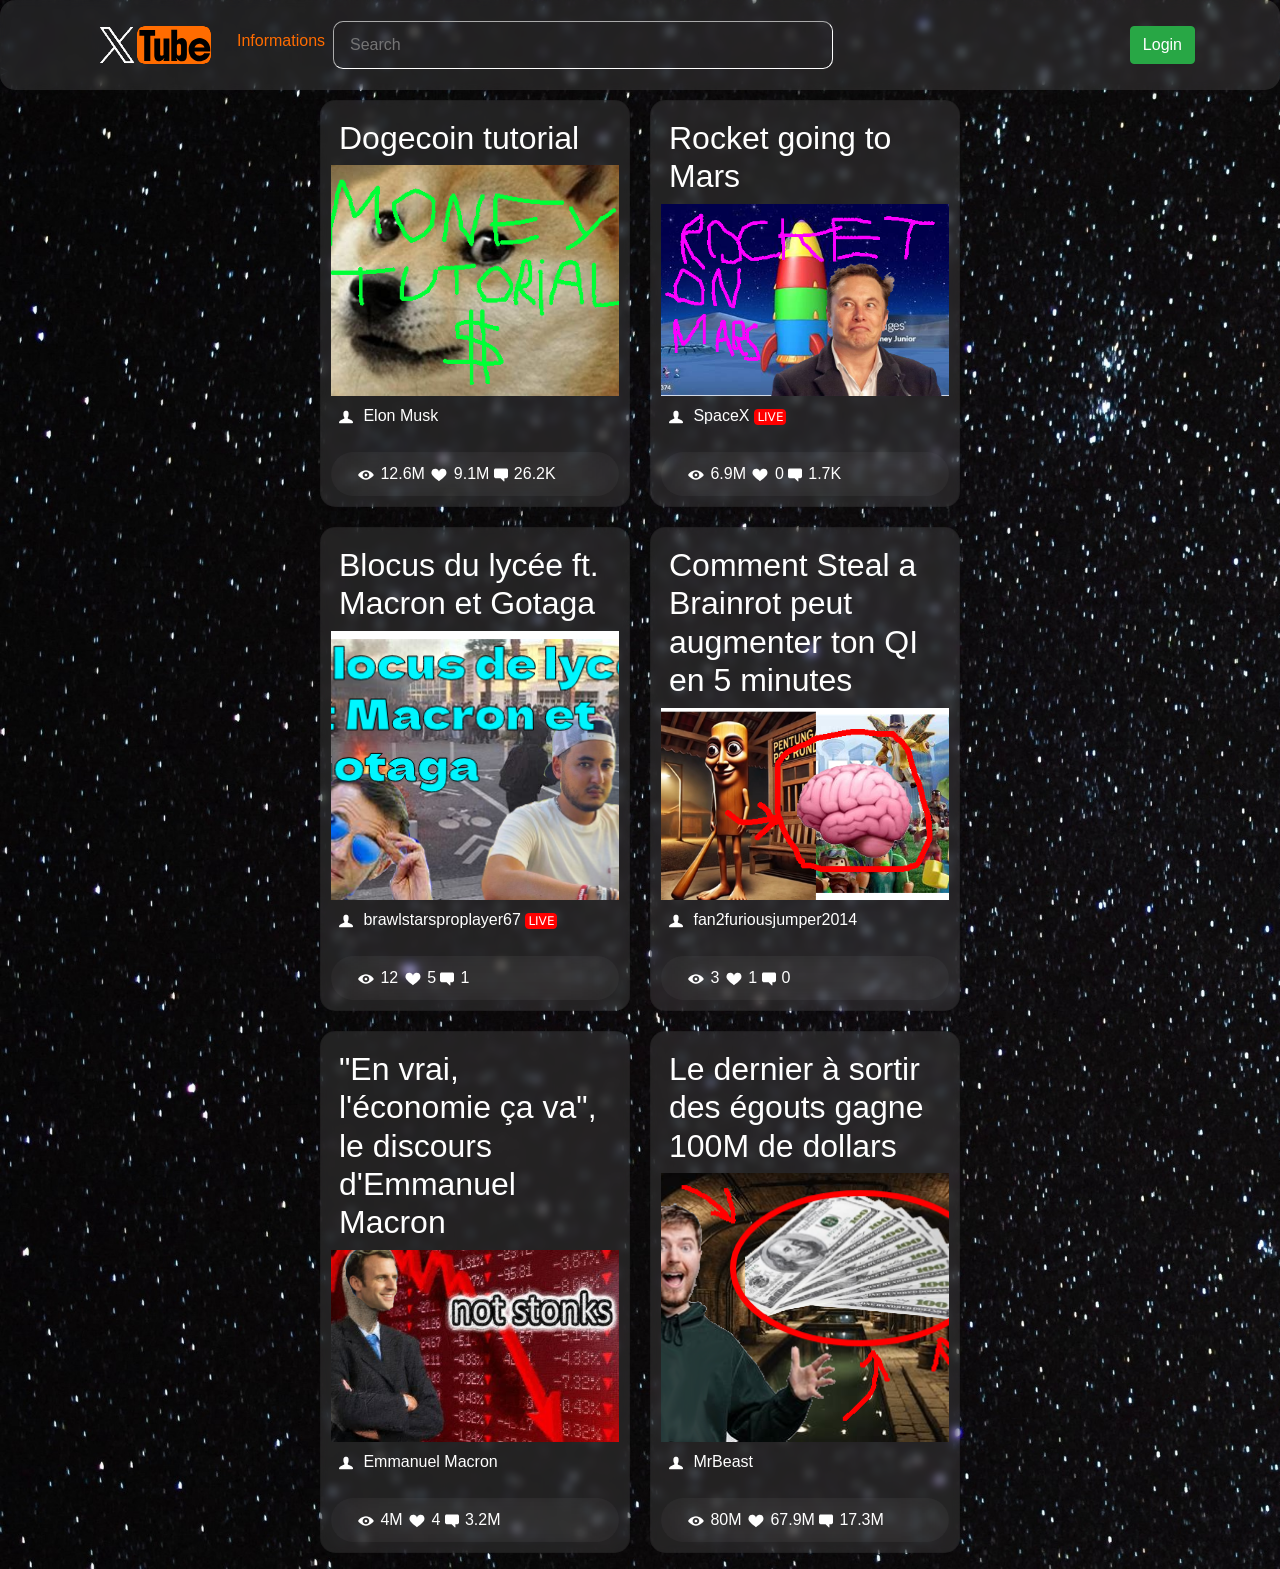
<file: index.html>
<!DOCTYPE html>
<html>
    <head>
        <title>XTube</title>
        <meta charset="UTF-8">
        <link rel="icon" type="image/x-logo" href="favicon.ico">
        <link rel="stylesheet" href="style.css">
        <!-- <link rel="stylesheet" href="https://pro.fontawesome.com/releases/v5.10.0/css/all.css" integrity="sha384-AYmEC3Yw5cVb3ZcuHtOA93w35dYTsvhLPVnYs9eStHfGJvOvKxVfELGroGkvsg+p" crossorigin="anonymous"/> -->>
            <!-------------------BOOTSTRAP 4 CSS------------------------------------------------>
            <link rel="stylesheet" href="boostrap.css" integrity="sha384-JcKb8q3iqJ61gNV9KGb8thSsNjpSL0n8PARn9HuZOnIxN0hoP+VmmDGMN5t9UJ0Z" crossorigin="anonymous"><link rel="stylesheet" href="https://stackpath.bootstrapcdn.com/bootstrap/4.5.2/css/bootstrap.min.css" integrity="sha384-JcKb8q3iqJ61gNV9KGb8thSsNjpSL0n8PARn9HuZOnIxN0hoP+VmmDGMN5t9UJ0Z" crossorigin="anonymous"><link rel="stylesheet" href="https://stackpath.bootstrapcdn.com/bootstrap/4.5.2/css/bootstrap.min.css" integrity="sha384-JcKb8q3iqJ61gNV9KGb8thSsNjpSL0n8PARn9HuZOnIxN0hoP+VmmDGMN5t9UJ0Z" crossorigin="anonymous"><link rel="stylesheet" href="https://stackpath.bootstrapcdn.com/bootstrap/4.5.2/css/bootstrap.min.css" integrity="sha384-JcKb8q3iqJ61gNV9KGb8thSsNjpSL0n8PARn9HuZOnIxN0hoP+VmmDGMN5t9UJ0Z" crossorigin="anonymous"><link rel="stylesheet" href="https://stackpath.bootstrapcdn.com/bootstrap/4.5.2/css/bootstrap.min.css" integrity="sha384-JcKb8q3iqJ61gNV9KGb8thSsNjpSL0n8PARn9HuZOnIxN0hoP+VmmDGMN5t9UJ0Z" crossorigin="anonymous"><link rel="stylesheet" href="https://stackpath.bootstrapcdn.com/bootstrap/4.5.2/css/bootstrap.min.css" integrity="sha384-JcKb8q3iqJ61gNV9KGb8thSsNjpSL0n8PARn9HuZOnIxN0hoP+VmmDGMN5t9UJ0Z" crossorigin="anonymous"><link rel="stylesheet" href="https://stackpath.bootstrapcdn.com/bootstrap/4.5.2/css/bootstrap.min.css" integrity="sha384-JcKb8q3iqJ61gNV9KGb8thSsNjpSL0n8PARn9HuZOnIxN0hoP+VmmDGMN5t9UJ0Z" crossorigin="anonymous"><link rel="stylesheet" href="https://stackpath.bootstrapcdn.com/bootstrap/4.5.2/css/bootstrap.min.css" integrity="sha384-JcKb8q3iqJ61gNV9KGb8thSsNjpSL0n8PARn9HuZOnIxN0hoP+VmmDGMN5t9UJ0Z" crossorigin="anonymous"><link rel="stylesheet" href="https://stackpath.bootstrapcdn.com/bootstrap/4.5.2/css/bootstrap.min.css" integrity="sha384-JcKb8q3iqJ61gNV9KGb8thSsNjpSL0n8PARn9HuZOnIxN0hoP+VmmDGMN5t9UJ0Z" crossorigin="anonymous"><link rel="stylesheet" href="https://stackpath.bootstrapcdn.com/bootstrap/4.5.2/css/bootstrap.min.css" integrity="sha384-JcKb8q3iqJ61gNV9KGb8thSsNjpSL0n8PARn9HuZOnIxN0hoP+VmmDGMN5t9UJ0Z" crossorigin="anonymous">
             <!----------Viewport controle de mise en page sur navigateur mobile --------->
            <meta name="viewport" content="width=device-width, initial-scale=1">
             <!-------------Lire -->
            <!----CDN Javascript JQUERY--------------------------------------------------->
            <script src="https://code.jquery.com/jquery-3.5.1.slim.min.js" integrity="sha384-DfXdz2htPH0lsSSs5nCTpuj/zy4C+OGpamoFVy38MVBnE+IbbVYUew+OrCXaRkfj" crossorigin="anonymous"></script>
            <!--------------------------BOOTSTRAP JAVASCRIPT ------------------->
            <script src="https://stackpath.bootstrapcdn.com/bootstrap/4.5.2/js/bootstrap.min.js" integrity="sha384-B4gt1jrGC7Jh4AgTPSdUtOBvfO8shuf57BaghqFfPlYxofvL8/KUEfYiJOMMV+rV" crossorigin="anonymous"></script>
             <!---CDN Javascript poppser -------------------------------------->
            <script src="https://cdn.jsdelivr.net/npm/popper.js@1.16.1/dist/umd/popper.min.js" integrity="sha384-9/reFTGAW83EW2RDu2S0VKaIzap3H66lZH81PoYlFhbGU+6BZp6G7niu735Sk7lN" crossorigin="anonymous"></script>
    </head>
    <body>
        <nav class="navbar navbar-dark navbar-expand-lg fixed-top">

        
            <div class="container"> <!----------------------------Container Nvabar------------------------------------------------------------------------------->  
                  <button class="navbar-toggler" type="button" data-toggle="collapse" data-target="#Navbar">
                    <span class="fas fa-bars fa-lg"></span>
                  </button>
      
                 <a class="navbar-brand" href="./index.html"><img src="./img/xtube_logo.png" class="rounded float-left"></span>    </a>
                 
                 <div class="collapse navbar-collapse" id="Navbar">
                  <ul class="navbar-nav mr-auto">
                      <li class="nav-item"><a class="nav-link" href="./aboutus.html"><span class="fa fa-info fa-lg"></span> Informations</a></li>
                      <li><input type="search" name="search" title="search" placeholder="Search"> <img></li>
                  </ul>
                  <span class="navbar-text">
                      <a href="login.html"><button type="button" class="btn btn btn-success" data-toggle="modal" data-target="#loginModal">
                      <span class="fa fa-sign-in"></span> Login</button></a>
                  </span>
              </div>
                                 
              </div>
          </nav> <br> <div class="cards">
          
            <article class="card">
              <header>
                <h2>Dogecoin tutorial</h2>
              </header>
          
              <img
                src="./t/t1.png"
                alt="doge lol" />
              <div class="content">
                <p><?xml version="1.0" encoding="utf-8"?>
                    <!-- Uploaded to: SVG Repo, www.svgrepo.com, Generator: SVG Repo Mixer Tools -->
                    <svg fill="#ffffff" width="20px" height="20px" viewBox="0 0 32 32" version="1.1" xmlns="http://www.w3.org/2000/svg">
                    <title>user</title>
                    <path d="M20.188 21.281c1.469 0.813 2.313 2.188 2.219 3.594-0.094 0.875-0.094 0.906-1.219 1.031-0.719 0.094-5.094 0.156-9.594 0.156-5.094 0-10.406-0.063-10.813-0.156-1.5-0.406-0.688-3.188 1.344-4.469 1.563-1.031 4.75-2.563 5.594-2.75 1.188-0.25 1.344-0.969 0.031-3.313-0.313-0.531-0.688-2.125-0.719-3.813-0.063-2.688 0.5-4.531 2.844-5.406 0.438-0.156 0.938-0.25 1.406-0.25 1.563 0 3.031 0.875 3.625 2.156 0.844 1.719 0.5 6.219-0.406 7.844-1 1.875-0.906 2.438 0.25 2.75 0.75 0.188 3.094 1.344 5.438 2.625z"></path>
                    </svg> Elon Musk</p>
              </div>
              <footer><?xml version="1.0" encoding="utf-8"?>
                <!-- Uploaded to: SVG Repo, www.svgrepo.com, Generator: SVG Repo Mixer Tools -->
                <svg fill="#ffffff" width="20px" height="20px" viewBox="-3.5 0 32 32" version="1.1" xmlns="http://www.w3.org/2000/svg">
                <title>view</title>
                <path d="M12.406 13.844c1.188 0 2.156 0.969 2.156 2.156s-0.969 2.125-2.156 2.125-2.125-0.938-2.125-2.125 0.938-2.156 2.125-2.156zM12.406 8.531c7.063 0 12.156 6.625 12.156 6.625 0.344 0.438 0.344 1.219 0 1.656 0 0-5.094 6.625-12.156 6.625s-12.156-6.625-12.156-6.625c-0.344-0.438-0.344-1.219 0-1.656 0 0 5.094-6.625 12.156-6.625zM12.406 21.344c2.938 0 5.344-2.406 5.344-5.344s-2.406-5.344-5.344-5.344-5.344 2.406-5.344 5.344 2.406 5.344 5.344 5.344z"></path>
                </svg> 12.6M   <?xml version="1.0" encoding="utf-8"?>
                <!-- Uploaded to: SVG Repo, www.svgrepo.com, Generator: SVG Repo Mixer Tools -->
                <svg fill="#ffffff" width="20px" height="20px" viewBox="-4 0 32 32" version="1.1" xmlns="http://www.w3.org/2000/svg">
                <title>heart</title>
                <path d="M18.188 6.094c5.188 0 6.906 6 5.094 9.281-2.781 5.094-11.281 10.5-11.281 10.5s-8.531-5.406-11.281-10.5c-1.813-3.281-0.125-9.281 5.094-9.281 4.813 0 6.031 4.156 6.188 4.781 0.156-0.625 1.375-4.781 6.188-4.781z"></path>
                </svg> 9.1M   <?xml version="1.0" encoding="utf-8"?>
                <!-- Uploaded to: SVG Repo, www.svgrepo.com, Generator: SVG Repo Mixer Tools -->
                <svg fill="#ffffff" width="20px" height="20px" viewBox="0 0 32 32" version="1.1" xmlns="http://www.w3.org/2000/svg">
                <title>comment</title>
                <path d="M2.5 5.438h17.406c1.375 0 2.5 1.125 2.5 2.5v10.563c0 1.375-1.125 2.5-2.5 2.5h-3.313l0.156 4.281c0 1.031-0.563 1.281-1.313 0.563l-4.906-4.844h-8.031c-1.375 0-2.5-1.125-2.5-2.5v-10.563c0-1.375 1.125-2.5 2.5-2.5z"></path>
                </svg>26.2K</footer>
            </article>
            <article class="card">
                <header>
                  <h2>Rocket going to Mars</h2>
                </header>
            
                <img
                  src="./t/t2.png"
                  alt="rocket on mars with sexy elon musk" />
                <div class="content">
                  <p><?xml version="1.0" encoding="utf-8"?>
                      <!-- Uploaded to: SVG Repo, www.svgrepo.com, Generator: SVG Repo Mixer Tools -->
                      <svg fill="#ffffff" width="20px" height="20px" viewBox="0 0 32 32" version="1.1" xmlns="http://www.w3.org/2000/svg">
                      <title>user</title>
                      <path d="M20.188 21.281c1.469 0.813 2.313 2.188 2.219 3.594-0.094 0.875-0.094 0.906-1.219 1.031-0.719 0.094-5.094 0.156-9.594 0.156-5.094 0-10.406-0.063-10.813-0.156-1.5-0.406-0.688-3.188 1.344-4.469 1.563-1.031 4.75-2.563 5.594-2.75 1.188-0.25 1.344-0.969 0.031-3.313-0.313-0.531-0.688-2.125-0.719-3.813-0.063-2.688 0.5-4.531 2.844-5.406 0.438-0.156 0.938-0.25 1.406-0.25 1.563 0 3.031 0.875 3.625 2.156 0.844 1.719 0.5 6.219-0.406 7.844-1 1.875-0.906 2.438 0.25 2.75 0.75 0.188 3.094 1.344 5.438 2.625z"></path>
                      </svg> SpaceX <img class="live" src="./img/live.png"></p>
                </div>
                <footer><?xml version="1.0" encoding="utf-8"?>
                  <!-- Uploaded to: SVG Repo, www.svgrepo.com, Generator: SVG Repo Mixer Tools -->
                  <svg fill="#ffffff" width="20px" height="20px" viewBox="-3.5 0 32 32" version="1.1" xmlns="http://www.w3.org/2000/svg">
                  <title>view</title>
                  <path d="M12.406 13.844c1.188 0 2.156 0.969 2.156 2.156s-0.969 2.125-2.156 2.125-2.125-0.938-2.125-2.125 0.938-2.156 2.125-2.156zM12.406 8.531c7.063 0 12.156 6.625 12.156 6.625 0.344 0.438 0.344 1.219 0 1.656 0 0-5.094 6.625-12.156 6.625s-12.156-6.625-12.156-6.625c-0.344-0.438-0.344-1.219 0-1.656 0 0 5.094-6.625 12.156-6.625zM12.406 21.344c2.938 0 5.344-2.406 5.344-5.344s-2.406-5.344-5.344-5.344-5.344 2.406-5.344 5.344 2.406 5.344 5.344 5.344z"></path>
                  </svg> 6.9M  <?xml version="1.0" encoding="utf-8"?>
                  <!-- Uploaded to: SVG Repo, www.svgrepo.com, Generator: SVG Repo Mixer Tools -->
                  <svg fill="#ffffff" width="20px" height="20px" viewBox="-4 0 32 32" version="1.1" xmlns="http://www.w3.org/2000/svg">
                  <title>heart</title>
                  <path d="M18.188 6.094c5.188 0 6.906 6 5.094 9.281-2.781 5.094-11.281 10.5-11.281 10.5s-8.531-5.406-11.281-10.5c-1.813-3.281-0.125-9.281 5.094-9.281 4.813 0 6.031 4.156 6.188 4.781 0.156-0.625 1.375-4.781 6.188-4.781z"></path>
                  </svg> 0   <?xml version="1.0" encoding="utf-8"?>
                  <!-- Uploaded to: SVG Repo, www.svgrepo.com, Generator: SVG Repo Mixer Tools -->
                  <svg fill="#ffffff" width="20px" height="20px" viewBox="0 0 32 32" version="1.1" xmlns="http://www.w3.org/2000/svg">
                  <title>comment</title>
                  <path d="M2.5 5.438h17.406c1.375 0 2.5 1.125 2.5 2.5v10.563c0 1.375-1.125 2.5-2.5 2.5h-3.313l0.156 4.281c0 1.031-0.563 1.281-1.313 0.563l-4.906-4.844h-8.031c-1.375 0-2.5-1.125-2.5-2.5v-10.563c0-1.375 1.125-2.5 2.5-2.5z"></path>
                  </svg>1.7K</footer>
              </article>
              <article class="card">
                <header>
                  <h2>Blocus du lycée ft. Macron et Gotaga</h2>
                </header>
            
                <img
                  src="./t/t3.png"
                  alt="blocus lycee ft macron et gotaga" />
                <div class="content">
                  <p><?xml version="1.0" encoding="utf-8"?>
                      <!-- Uploaded to: SVG Repo, www.svgrepo.com, Generator: SVG Repo Mixer Tools -->
                      <svg fill="#ffffff" width="20px" height="20px" viewBox="0 0 32 32" version="1.1" xmlns="http://www.w3.org/2000/svg">
                      <title>user</title>
                      <path d="M20.188 21.281c1.469 0.813 2.313 2.188 2.219 3.594-0.094 0.875-0.094 0.906-1.219 1.031-0.719 0.094-5.094 0.156-9.594 0.156-5.094 0-10.406-0.063-10.813-0.156-1.5-0.406-0.688-3.188 1.344-4.469 1.563-1.031 4.75-2.563 5.594-2.75 1.188-0.25 1.344-0.969 0.031-3.313-0.313-0.531-0.688-2.125-0.719-3.813-0.063-2.688 0.5-4.531 2.844-5.406 0.438-0.156 0.938-0.25 1.406-0.25 1.563 0 3.031 0.875 3.625 2.156 0.844 1.719 0.5 6.219-0.406 7.844-1 1.875-0.906 2.438 0.25 2.75 0.75 0.188 3.094 1.344 5.438 2.625z"></path>
                      </svg> brawlstarsproplayer67 <img class="live" src="./img/live.png"></p>
                </div>
                <footer><?xml version="1.0" encoding="utf-8"?>
                  <!-- Uploaded to: SVG Repo, www.svgrepo.com, Generator: SVG Repo Mixer Tools -->
                  <svg fill="#ffffff" width="20px" height="20px" viewBox="-3.5 0 32 32" version="1.1" xmlns="http://www.w3.org/2000/svg">
                  <title>view</title>
                  <path d="M12.406 13.844c1.188 0 2.156 0.969 2.156 2.156s-0.969 2.125-2.156 2.125-2.125-0.938-2.125-2.125 0.938-2.156 2.125-2.156zM12.406 8.531c7.063 0 12.156 6.625 12.156 6.625 0.344 0.438 0.344 1.219 0 1.656 0 0-5.094 6.625-12.156 6.625s-12.156-6.625-12.156-6.625c-0.344-0.438-0.344-1.219 0-1.656 0 0 5.094-6.625 12.156-6.625zM12.406 21.344c2.938 0 5.344-2.406 5.344-5.344s-2.406-5.344-5.344-5.344-5.344 2.406-5.344 5.344 2.406 5.344 5.344 5.344z"></path>
                  </svg> 12  <?xml version="1.0" encoding="utf-8"?>
                  <!-- Uploaded to: SVG Repo, www.svgrepo.com, Generator: SVG Repo Mixer Tools -->
                  <svg fill="#ffffff" width="20px" height="20px" viewBox="-4 0 32 32" version="1.1" xmlns="http://www.w3.org/2000/svg">
                  <title>heart</title>
                  <path d="M18.188 6.094c5.188 0 6.906 6 5.094 9.281-2.781 5.094-11.281 10.5-11.281 10.5s-8.531-5.406-11.281-10.5c-1.813-3.281-0.125-9.281 5.094-9.281 4.813 0 6.031 4.156 6.188 4.781 0.156-0.625 1.375-4.781 6.188-4.781z"></path>
                  </svg> 5   <?xml version="1.0" encoding="utf-8"?>
                  <!-- Uploaded to: SVG Repo, www.svgrepo.com, Generator: SVG Repo Mixer Tools -->
                  <svg fill="#ffffff" width="20px" height="20px" viewBox="0 0 32 32" version="1.1" xmlns="http://www.w3.org/2000/svg">
                  <title>comment</title>
                  <path d="M2.5 5.438h17.406c1.375 0 2.5 1.125 2.5 2.5v10.563c0 1.375-1.125 2.5-2.5 2.5h-3.313l0.156 4.281c0 1.031-0.563 1.281-1.313 0.563l-4.906-4.844h-8.031c-1.375 0-2.5-1.125-2.5-2.5v-10.563c0-1.375 1.125-2.5 2.5-2.5z"></path>
                  </svg>1</footer>
              </article>
              <article class="card">
                <header>
                  <h2>Comment Steal a Brainrot peut augmenter ton QI en 5 minutes</h2>
                </header>
            
                <img
                  src="./t/t4.png"
                  alt="servo" />
                <div class="content">
                  <p><?xml version="1.0" encoding="utf-8"?>
                      <!-- Uploaded to: SVG Repo, www.svgrepo.com, Generator: SVG Repo Mixer Tools -->
                      <svg fill="#ffffff" width="20px" height="20px" viewBox="0 0 32 32" version="1.1" xmlns="http://www.w3.org/2000/svg">
                      <title>user</title>
                      <path d="M20.188 21.281c1.469 0.813 2.313 2.188 2.219 3.594-0.094 0.875-0.094 0.906-1.219 1.031-0.719 0.094-5.094 0.156-9.594 0.156-5.094 0-10.406-0.063-10.813-0.156-1.5-0.406-0.688-3.188 1.344-4.469 1.563-1.031 4.75-2.563 5.594-2.75 1.188-0.25 1.344-0.969 0.031-3.313-0.313-0.531-0.688-2.125-0.719-3.813-0.063-2.688 0.5-4.531 2.844-5.406 0.438-0.156 0.938-0.25 1.406-0.25 1.563 0 3.031 0.875 3.625 2.156 0.844 1.719 0.5 6.219-0.406 7.844-1 1.875-0.906 2.438 0.25 2.75 0.75 0.188 3.094 1.344 5.438 2.625z"></path>
                      </svg> fan2furiousjumper2014</p>
                </div>
                <footer><?xml version="1.0" encoding="utf-8"?>
                  <!-- Uploaded to: SVG Repo, www.svgrepo.com, Generator: SVG Repo Mixer Tools -->
                  <svg fill="#ffffff" width="20px" height="20px" viewBox="-3.5 0 32 32" version="1.1" xmlns="http://www.w3.org/2000/svg">
                  <title>view</title>
                  <path d="M12.406 13.844c1.188 0 2.156 0.969 2.156 2.156s-0.969 2.125-2.156 2.125-2.125-0.938-2.125-2.125 0.938-2.156 2.125-2.156zM12.406 8.531c7.063 0 12.156 6.625 12.156 6.625 0.344 0.438 0.344 1.219 0 1.656 0 0-5.094 6.625-12.156 6.625s-12.156-6.625-12.156-6.625c-0.344-0.438-0.344-1.219 0-1.656 0 0 5.094-6.625 12.156-6.625zM12.406 21.344c2.938 0 5.344-2.406 5.344-5.344s-2.406-5.344-5.344-5.344-5.344 2.406-5.344 5.344 2.406 5.344 5.344 5.344z"></path>
                  </svg> 3  <?xml version="1.0" encoding="utf-8"?>
                  <!-- Uploaded to: SVG Repo, www.svgrepo.com, Generator: SVG Repo Mixer Tools -->
                  <svg fill="#ffffff" width="20px" height="20px" viewBox="-4 0 32 32" version="1.1" xmlns="http://www.w3.org/2000/svg">
                  <title>heart</title>
                  <path d="M18.188 6.094c5.188 0 6.906 6 5.094 9.281-2.781 5.094-11.281 10.5-11.281 10.5s-8.531-5.406-11.281-10.5c-1.813-3.281-0.125-9.281 5.094-9.281 4.813 0 6.031 4.156 6.188 4.781 0.156-0.625 1.375-4.781 6.188-4.781z"></path>
                  </svg> 1  <?xml version="1.0" encoding="utf-8"?>
                  <!-- Uploaded to: SVG Repo, www.svgrepo.com, Generator: SVG Repo Mixer Tools -->
                  <svg fill="#ffffff" width="20px" height="20px" viewBox="0 0 32 32" version="1.1" xmlns="http://www.w3.org/2000/svg">
                  <title>comment</title>
                  <path d="M2.5 5.438h17.406c1.375 0 2.5 1.125 2.5 2.5v10.563c0 1.375-1.125 2.5-2.5 2.5h-3.313l0.156 4.281c0 1.031-0.563 1.281-1.313 0.563l-4.906-4.844h-8.031c-1.375 0-2.5-1.125-2.5-2.5v-10.563c0-1.375 1.125-2.5 2.5-2.5z"></path>
                  </svg>0</footer>
              </article>
              <article class="card">
                <header>
                  <h2>"En vrai, l'économie ça va", le discours d'Emmanuel Macron</h2>
                </header>
            
                <img
                  src="./t/t5.png"
                  alt="macron not stonks" />
                <div class="content">
                  <p><?xml version="1.0" encoding="utf-8"?>
                      <!-- Uploaded to: SVG Repo, www.svgrepo.com, Generator: SVG Repo Mixer Tools -->
                      <svg fill="#ffffff" width="20px" height="20px" viewBox="0 0 32 32" version="1.1" xmlns="http://www.w3.org/2000/svg">
                      <title>user</title>
                      <path d="M20.188 21.281c1.469 0.813 2.313 2.188 2.219 3.594-0.094 0.875-0.094 0.906-1.219 1.031-0.719 0.094-5.094 0.156-9.594 0.156-5.094 0-10.406-0.063-10.813-0.156-1.5-0.406-0.688-3.188 1.344-4.469 1.563-1.031 4.75-2.563 5.594-2.75 1.188-0.25 1.344-0.969 0.031-3.313-0.313-0.531-0.688-2.125-0.719-3.813-0.063-2.688 0.5-4.531 2.844-5.406 0.438-0.156 0.938-0.25 1.406-0.25 1.563 0 3.031 0.875 3.625 2.156 0.844 1.719 0.5 6.219-0.406 7.844-1 1.875-0.906 2.438 0.25 2.75 0.75 0.188 3.094 1.344 5.438 2.625z"></path>
                      </svg> Emmanuel Macron</p>
                </div>
                <footer><?xml version="1.0" encoding="utf-8"?>
                  <!-- Uploaded to: SVG Repo, www.svgrepo.com, Generator: SVG Repo Mixer Tools -->
                  <svg fill="#ffffff" width="20px" height="20px" viewBox="-3.5 0 32 32" version="1.1" xmlns="http://www.w3.org/2000/svg">
                  <title>view</title>
                  <path d="M12.406 13.844c1.188 0 2.156 0.969 2.156 2.156s-0.969 2.125-2.156 2.125-2.125-0.938-2.125-2.125 0.938-2.156 2.125-2.156zM12.406 8.531c7.063 0 12.156 6.625 12.156 6.625 0.344 0.438 0.344 1.219 0 1.656 0 0-5.094 6.625-12.156 6.625s-12.156-6.625-12.156-6.625c-0.344-0.438-0.344-1.219 0-1.656 0 0 5.094-6.625 12.156-6.625zM12.406 21.344c2.938 0 5.344-2.406 5.344-5.344s-2.406-5.344-5.344-5.344-5.344 2.406-5.344 5.344 2.406 5.344 5.344 5.344z"></path>
                  </svg> 4M  <?xml version="1.0" encoding="utf-8"?>
                  <!-- Uploaded to: SVG Repo, www.svgrepo.com, Generator: SVG Repo Mixer Tools -->
                  <svg fill="#ffffff" width="20px" height="20px" viewBox="-4 0 32 32" version="1.1" xmlns="http://www.w3.org/2000/svg">
                  <title>heart</title>
                  <path d="M18.188 6.094c5.188 0 6.906 6 5.094 9.281-2.781 5.094-11.281 10.5-11.281 10.5s-8.531-5.406-11.281-10.5c-1.813-3.281-0.125-9.281 5.094-9.281 4.813 0 6.031 4.156 6.188 4.781 0.156-0.625 1.375-4.781 6.188-4.781z"></path>
                  </svg> 4  <?xml version="1.0" encoding="utf-8"?>
                  <!-- Uploaded to: SVG Repo, www.svgrepo.com, Generator: SVG Repo Mixer Tools -->
                  <svg fill="#ffffff" width="20px" height="20px" viewBox="0 0 32 32" version="1.1" xmlns="http://www.w3.org/2000/svg">
                  <title>comment</title>
                  <path d="M2.5 5.438h17.406c1.375 0 2.5 1.125 2.5 2.5v10.563c0 1.375-1.125 2.5-2.5 2.5h-3.313l0.156 4.281c0 1.031-0.563 1.281-1.313 0.563l-4.906-4.844h-8.031c-1.375 0-2.5-1.125-2.5-2.5v-10.563c0-1.375 1.125-2.5 2.5-2.5z"></path>
                  </svg>3.2M</footer>
              </article>
              <article class="card">
                <header>
                  <h2>Le dernier à sortir des égouts gagne 100M de dollars</h2>
                </header>
            
                <img
                  src="./t/t6.png"
                  alt="mrbeast qui pointe des égouts" />
                <div class="content">
                  <p><?xml version="1.0" encoding="utf-8"?>
                      <!-- Uploaded to: SVG Repo, www.svgrepo.com, Generator: SVG Repo Mixer Tools -->
                      <svg fill="#ffffff" width="20px" height="20px" viewBox="0 0 32 32" version="1.1" xmlns="http://www.w3.org/2000/svg">
                      <title>user</title>
                      <path d="M20.188 21.281c1.469 0.813 2.313 2.188 2.219 3.594-0.094 0.875-0.094 0.906-1.219 1.031-0.719 0.094-5.094 0.156-9.594 0.156-5.094 0-10.406-0.063-10.813-0.156-1.5-0.406-0.688-3.188 1.344-4.469 1.563-1.031 4.75-2.563 5.594-2.75 1.188-0.25 1.344-0.969 0.031-3.313-0.313-0.531-0.688-2.125-0.719-3.813-0.063-2.688 0.5-4.531 2.844-5.406 0.438-0.156 0.938-0.25 1.406-0.25 1.563 0 3.031 0.875 3.625 2.156 0.844 1.719 0.5 6.219-0.406 7.844-1 1.875-0.906 2.438 0.25 2.75 0.75 0.188 3.094 1.344 5.438 2.625z"></path>
                      </svg> MrBeast</p>
                </div>
                <footer><?xml version="1.0" encoding="utf-8"?>
                  <!-- Uploaded to: SVG Repo, www.svgrepo.com, Generator: SVG Repo Mixer Tools -->
                  <svg fill="#ffffff" width="20px" height="20px" viewBox="-3.5 0 32 32" version="1.1" xmlns="http://www.w3.org/2000/svg">
                  <title>view</title>
                  <path d="M12.406 13.844c1.188 0 2.156 0.969 2.156 2.156s-0.969 2.125-2.156 2.125-2.125-0.938-2.125-2.125 0.938-2.156 2.125-2.156zM12.406 8.531c7.063 0 12.156 6.625 12.156 6.625 0.344 0.438 0.344 1.219 0 1.656 0 0-5.094 6.625-12.156 6.625s-12.156-6.625-12.156-6.625c-0.344-0.438-0.344-1.219 0-1.656 0 0 5.094-6.625 12.156-6.625zM12.406 21.344c2.938 0 5.344-2.406 5.344-5.344s-2.406-5.344-5.344-5.344-5.344 2.406-5.344 5.344 2.406 5.344 5.344 5.344z"></path>
                  </svg> 80M  <?xml version="1.0" encoding="utf-8"?>
                  <!-- Uploaded to: SVG Repo, www.svgrepo.com, Generator: SVG Repo Mixer Tools -->
                  <svg fill="#ffffff" width="20px" height="20px" viewBox="-4 0 32 32" version="1.1" xmlns="http://www.w3.org/2000/svg">
                  <title>heart</title>
                  <path d="M18.188 6.094c5.188 0 6.906 6 5.094 9.281-2.781 5.094-11.281 10.5-11.281 10.5s-8.531-5.406-11.281-10.5c-1.813-3.281-0.125-9.281 5.094-9.281 4.813 0 6.031 4.156 6.188 4.781 0.156-0.625 1.375-4.781 6.188-4.781z"></path>
                  </svg> 67.9M <?xml version="1.0" encoding="utf-8"?>
                  <!-- Uploaded to: SVG Repo, www.svgrepo.com, Generator: SVG Repo Mixer Tools -->
                  <svg fill="#ffffff" width="20px" height="20px" viewBox="0 0 32 32" version="1.1" xmlns="http://www.w3.org/2000/svg">
                  <title>comment</title>
                  <path d="M2.5 5.438h17.406c1.375 0 2.5 1.125 2.5 2.5v10.563c0 1.375-1.125 2.5-2.5 2.5h-3.313l0.156 4.281c0 1.031-0.563 1.281-1.313 0.563l-4.906-4.844h-8.031c-1.375 0-2.5-1.125-2.5-2.5v-10.563c0-1.375 1.125-2.5 2.5-2.5z"></path>
                  </svg>17.3M</footer>
              </article>
          </div>
    </body>
</html>
</file>
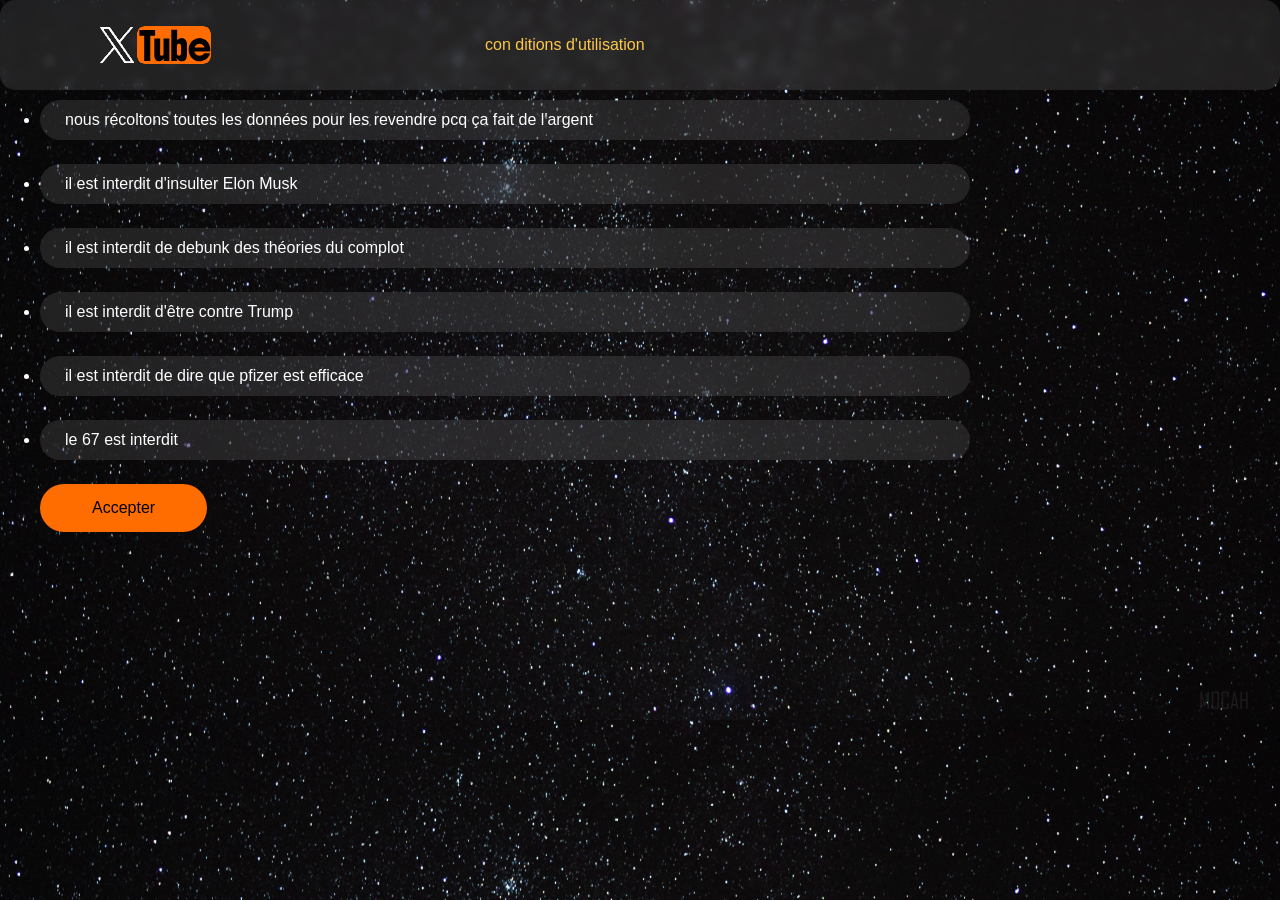
<file: aboutus.html>
<!doctype html>
<html>
    <head>
        <title>XTube</title>
        <meta charset="UTF-8">
        <style>
        button{
            color: black;
            background-color: #ff6c00;
            padding-left: 50px;
            padding-right: 50px;
            padding-top: 10px;
            padding-bottom: 10px;
            border-color: transparent;
            border-radius: 50px !important;
        }
        button:hover{
            color: black;
            background-color: #b94d00;
            padding-left: 50px;
            padding-right: 50px;
            padding-top: 10px;
            padding-bottom: 10px;
            border-color: transparent;
            border-radius: 50px;
            cursor: pointer;
        }
        </style>
        <link rel="icon" type="image/x-logo" href="favicon.ico">
        <link rel="stylesheet" href="style.css">
        <!-- <link rel="stylesheet" href="https://pro.fontawesome.com/releases/v5.10.0/css/all.css" integrity="sha384-AYmEC3Yw5cVb3ZcuHtOA93w35dYTsvhLPVnYs9eStHfGJvOvKxVfELGroGkvsg+p" crossorigin="anonymous"/> -->>
            <!-------------------BOOTSTRAP 4 CSS------------------------------------------------>
            <link rel="stylesheet" href="boostrap.css" integrity="sha384-JcKb8q3iqJ61gNV9KGb8thSsNjpSL0n8PARn9HuZOnIxN0hoP+VmmDGMN5t9UJ0Z" crossorigin="anonymous"><link rel="stylesheet" href="https://stackpath.bootstrapcdn.com/bootstrap/4.5.2/css/bootstrap.min.css" integrity="sha384-JcKb8q3iqJ61gNV9KGb8thSsNjpSL0n8PARn9HuZOnIxN0hoP+VmmDGMN5t9UJ0Z" crossorigin="anonymous"><link rel="stylesheet" href="https://stackpath.bootstrapcdn.com/bootstrap/4.5.2/css/bootstrap.min.css" integrity="sha384-JcKb8q3iqJ61gNV9KGb8thSsNjpSL0n8PARn9HuZOnIxN0hoP+VmmDGMN5t9UJ0Z" crossorigin="anonymous"><link rel="stylesheet" href="https://stackpath.bootstrapcdn.com/bootstrap/4.5.2/css/bootstrap.min.css" integrity="sha384-JcKb8q3iqJ61gNV9KGb8thSsNjpSL0n8PARn9HuZOnIxN0hoP+VmmDGMN5t9UJ0Z" crossorigin="anonymous"><link rel="stylesheet" href="https://stackpath.bootstrapcdn.com/bootstrap/4.5.2/css/bootstrap.min.css" integrity="sha384-JcKb8q3iqJ61gNV9KGb8thSsNjpSL0n8PARn9HuZOnIxN0hoP+VmmDGMN5t9UJ0Z" crossorigin="anonymous"><link rel="stylesheet" href="https://stackpath.bootstrapcdn.com/bootstrap/4.5.2/css/bootstrap.min.css" integrity="sha384-JcKb8q3iqJ61gNV9KGb8thSsNjpSL0n8PARn9HuZOnIxN0hoP+VmmDGMN5t9UJ0Z" crossorigin="anonymous"><link rel="stylesheet" href="https://stackpath.bootstrapcdn.com/bootstrap/4.5.2/css/bootstrap.min.css" integrity="sha384-JcKb8q3iqJ61gNV9KGb8thSsNjpSL0n8PARn9HuZOnIxN0hoP+VmmDGMN5t9UJ0Z" crossorigin="anonymous"><link rel="stylesheet" href="https://stackpath.bootstrapcdn.com/bootstrap/4.5.2/css/bootstrap.min.css" integrity="sha384-JcKb8q3iqJ61gNV9KGb8thSsNjpSL0n8PARn9HuZOnIxN0hoP+VmmDGMN5t9UJ0Z" crossorigin="anonymous"><link rel="stylesheet" href="https://stackpath.bootstrapcdn.com/bootstrap/4.5.2/css/bootstrap.min.css" integrity="sha384-JcKb8q3iqJ61gNV9KGb8thSsNjpSL0n8PARn9HuZOnIxN0hoP+VmmDGMN5t9UJ0Z" crossorigin="anonymous"><link rel="stylesheet" href="https://stackpath.bootstrapcdn.com/bootstrap/4.5.2/css/bootstrap.min.css" integrity="sha384-JcKb8q3iqJ61gNV9KGb8thSsNjpSL0n8PARn9HuZOnIxN0hoP+VmmDGMN5t9UJ0Z" crossorigin="anonymous">
             <!----------Viewport controle de mise en page sur navigateur mobile --------->
            <meta name="viewport" content="width=device-width, initial-scale=1">
             <!-------------Lire -->
            <!----CDN Javascript JQUERY--------------------------------------------------->
            <script src="https://code.jquery.com/jquery-3.5.1.slim.min.js" integrity="sha384-DfXdz2htPH0lsSSs5nCTpuj/zy4C+OGpamoFVy38MVBnE+IbbVYUew+OrCXaRkfj" crossorigin="anonymous"></script>
            <!--------------------------BOOTSTRAP JAVASCRIPT ------------------->
            <script src="https://stackpath.bootstrapcdn.com/bootstrap/4.5.2/js/bootstrap.min.js" integrity="sha384-B4gt1jrGC7Jh4AgTPSdUtOBvfO8shuf57BaghqFfPlYxofvL8/KUEfYiJOMMV+rV" crossorigin="anonymous"></script>
             <!---CDN Javascript poppser -------------------------------------->
            <script src="https://cdn.jsdelivr.net/npm/popper.js@1.16.1/dist/umd/popper.min.js" integrity="sha384-9/reFTGAW83EW2RDu2S0VKaIzap3H66lZH81PoYlFhbGU+6BZp6G7niu735Sk7lN" crossorigin="anonymous"></script>
    </head>
    <body>
        <nav class="navbar navbar-dark navbar-expand-lg fixed-top">

        
            <div class="container"> <!----------------------------Container Nvabar------------------------------------------------------------------------------->  
                 <a class="navbar-brand" href="./index.html"><img src="./img/xtube_logo.png" class="rounded float-left"></span>    </a>
                 
                 <div class="collapse navbar-collapse" id="Navbar">
                  <ul class="navbar-nav mr-auto">
                      <li class="nav-item"><span class="fa fa-info fa-lg" style="padding-left: 256px;"></span> con ditions d'utilisation</li>
                  </ul>
              </div>
                                 
              </div>
          </nav>

          <ul style="padding-top: 16px;">
            <li class="cd">nous récoltons toutes les données pour les revendre pcq ça fait de l'argent</li> <br>
            <li class="cd">il est interdit d'insulter Elon Musk</li> <br>
            <li class="cd">il est interdit de debunk des théories du complot</li> <br>
            <li class="cd">il est interdit d'être contre Trump</li> <br>
            <li class="cd">il est interdit de dire que pfizer est efficace</li> <br>
            <li class="cd">le 67 est interdit</li> <br>
            <a href="index.html"><button>Accepter</button></a>
          </ul>
    </body>
</html>
</file>
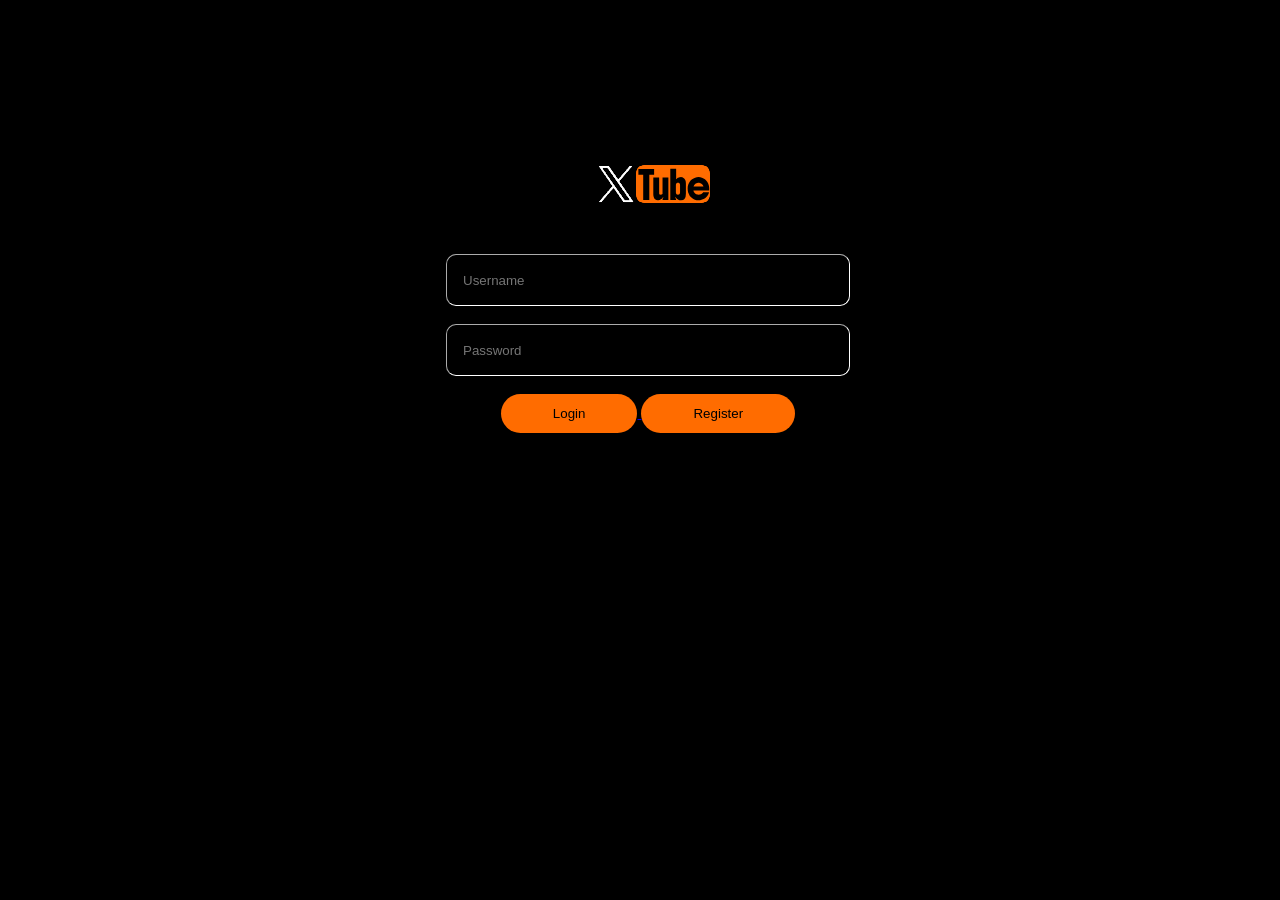
<file: login.html>
<!DOCTYPE html>
<html>
    <head>
        <title>XTube - Login</title>
        <meta charset="UTF-8">
        <style>
    body{
        width: 100%;
        height: 100%;
        padding-top: 10%;
        background-color: black;
        overflow: hidden;
    }
    *{
        z-index:0;
        cursor: url('./img/cursor.png'), auto;
    }
    input{
        background-color: transparent;
        border-color: white;
        height: 48px;
        width: 30%;
        border-radius: 10px;
        color: white;
        padding-left: 16px;
        border-width: 1px;
    }
    .login{
        text-align: center;
        align-self: center;
        align-content: center;
    }
    button{
        color: black;
        background-color: #ff6c00;
        padding-left: 50px;
        padding-right: 50px;
        padding-top: 10px;
        padding-bottom: 10px;
        border-color: transparent;
        border-radius: 50px;
    }
    button:hover{
        color: black;
        background-color: #b94d00;
        padding-left: 50px;
        padding-right: 50px;
        padding-top: 10px;
        padding-bottom: 10px;
        border-color: transparent;
        border-radius: 50px;
        cursor: pointer;
    }
        </style>
    </head>
    <body>
        <p class="login"><img src="./img/xtube_logo.png" class="login"></p> <br>
        <div class="login">
            <input placeholder="Username"> <br> <br>
            <input placeholder="Password" type="password"> <br> <br>
            <a href="index.html"><button>Login</button> <button>Register</button></a>
        </div>
    </body>
</html>
</file>
<file: style.css>
/*
* { border: 1px red dotted; }
*/

body{
   
    background-image: url('./img/backdrop.jpg');
    background-size: cover;
    padding: 60px 0px 0px 0px;
    }
    *{
        z-index:0;
        cursor: url('./img/cursor.png'), auto;
    }
    .row-content {
        margin: 0px auto;
        padding: 15px 0px 15px 0px;
        min-height: 400px; 
    }
    .navbar-dark {
        background-color: rgba(255, 255, 255, 0.1);
        padding: 10px;
        backdrop-filter: blur(5px);
        border-radius: 15px;
        color: #ffc947;
        padding:10px;
    }
    
    .nav-link,.navbar-brand {
        color: #ff6c00 !important;
    }
    .nav-link:hover{
        color: #ffffff !important;
    }
    .navbar-dark .fa-bars{
        color:#ff6c00;
    
    }
    
    .navbar-dark .navbar-collapse{
        margin:0px  0px 0px 0px;
    }
    .btn-sign-in{
      background-color: rgb(46, 109, 78);  
    }

    input{
        background-color: transparent;
        border-color: white;
        height: 48px;
        width: 500px;
        border-radius: 10px;
        border-width: 1px;
        color: white;
        padding-left: 16px;
    }
    
    .card-title{
        font-size:20px;
        color: #ffc947;
        text-shadow: 1px 1px #28a745
        
    }
    
    .card-text{
        color:#ffffff;
    } 
    .carousel-caption{
        text-shadow: black;
        background-color: rgba(0, 0, 0, 0.3);
        backdrop-filter: blur(10px);
        border-radius: 15px;
    }
      
      .cards {
        max-width: 50%;
        margin: 1em auto;
      
        display: grid;
        grid-template-columns: repeat(auto-fill, minmax(230px, 1fr));
        grid-gap: 20px;
      }
      
      .card {
        background-color: rgba(255, 255, 255, 0.1) !important;
        padding: 10px !important;
        backdrop-filter: blur(5px) !important;
        border-radius: 15px !important;
        display: grid;
        grid-template-rows: max-content 200px 1fr;
        color: white !important;
      }
      
      .card img {
        object-fit: cover;
        width: 100%;
        height: 100%;
      }
      
      .card h2 {
        margin: 0;
        padding: 0.5rem;
      }
      
      .card .content {
        padding: 0.5rem;
      }
      
      .card footer {
        background-color: rgb(0, 0, 0,) !important;
        padding: 10px;
        backdrop-filter: blur(25px);
        border-radius: 50px;
        color: white;
        padding-left: 25px;
        padding-right: 25px;
      }

      .live{
        width: 32px !important;
        height: 16px !important;
        display: inline-flex;
      }
      .cd{
        background-color: rgba(255, 255, 255, 0.1);
        padding: 8px;
        width: 75%;
        align-content: center;
        align-items: center;
        align-self: center;
        backdrop-filter: blur(25px);
        border-radius: 50px;
        color: white;
        padding-left: 25px;
        padding-right: 25px;
      }
</file>
